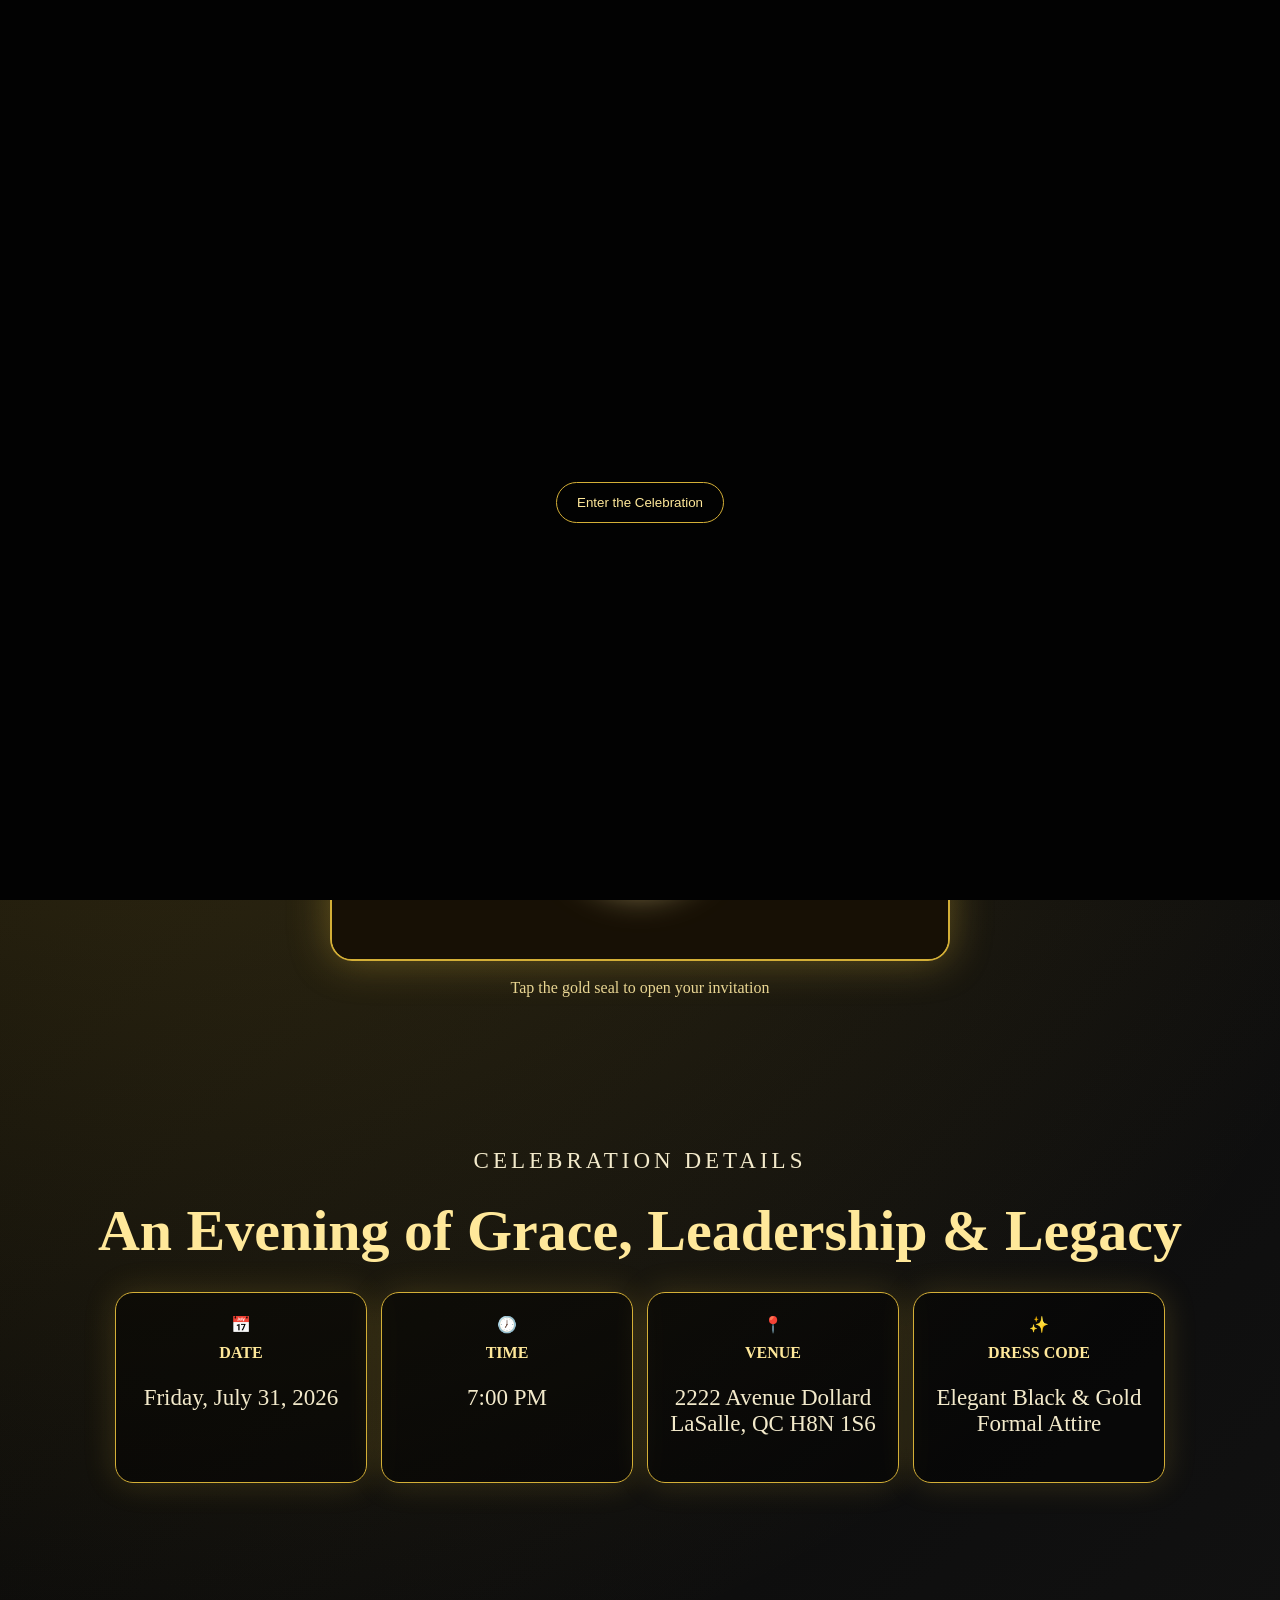
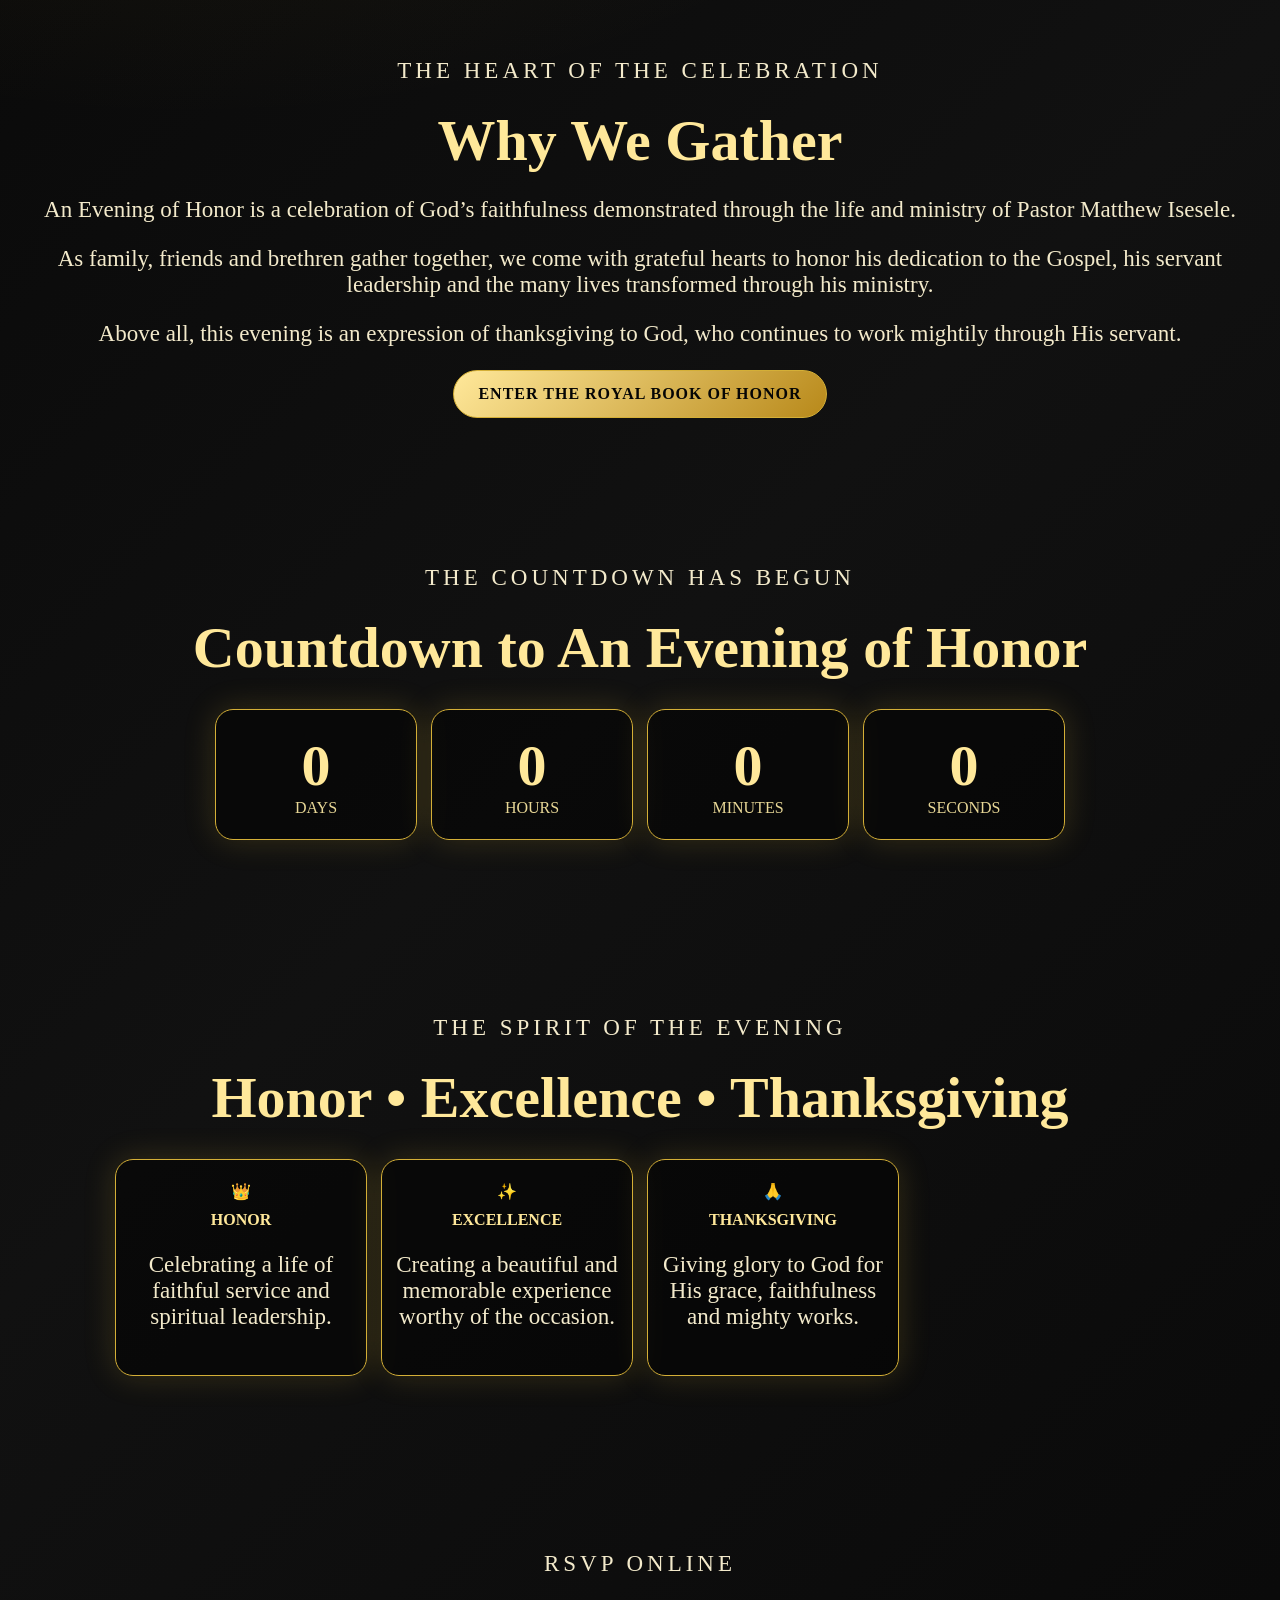
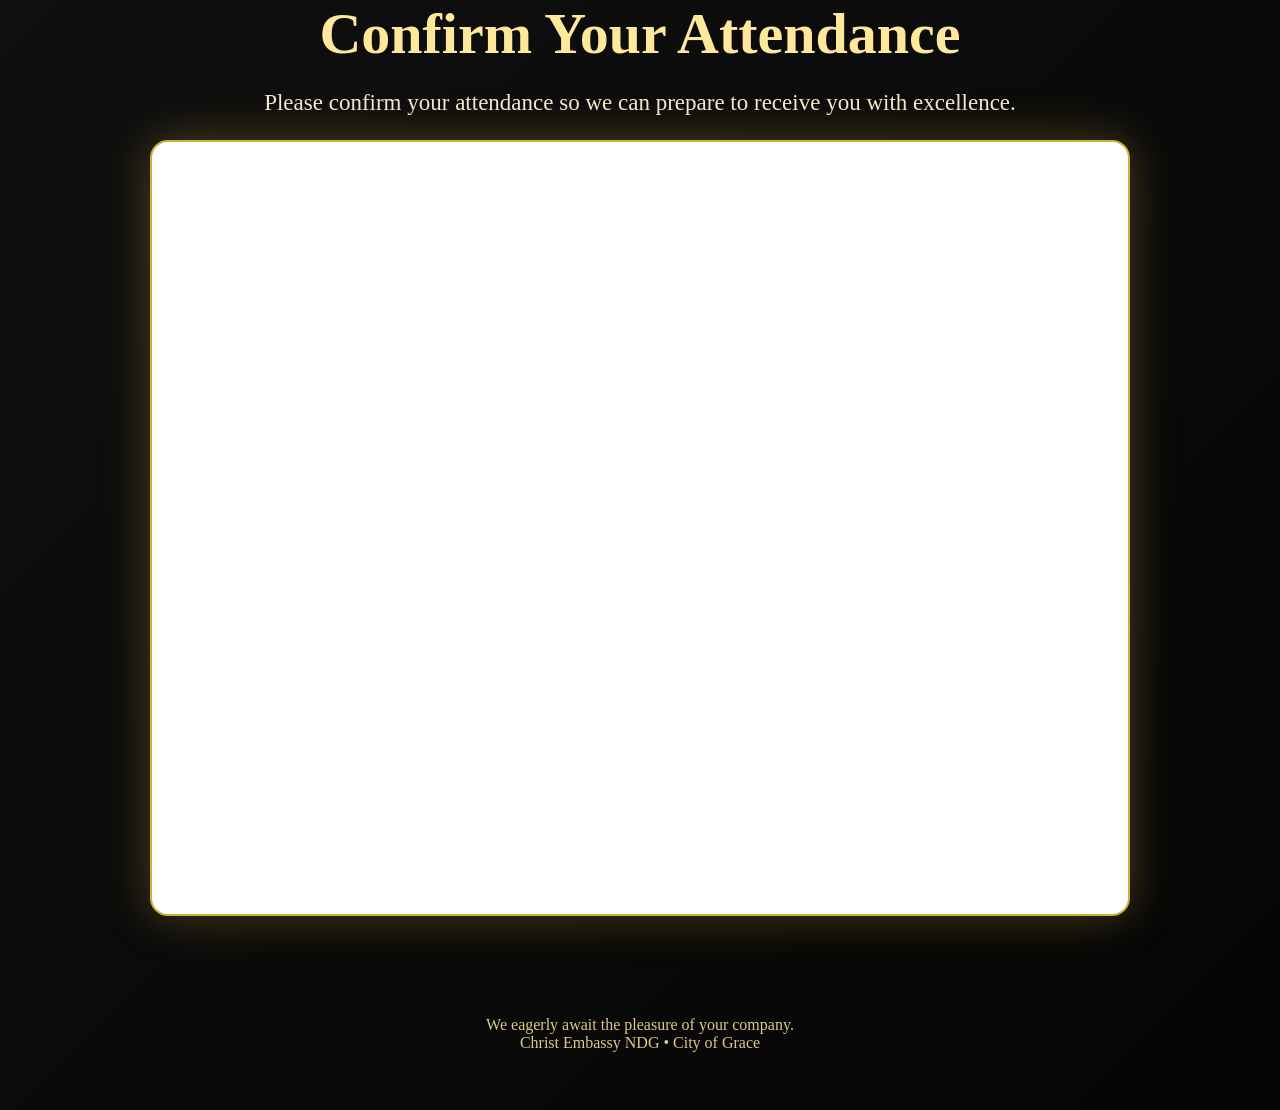
<file: index.html>
<!doctype html>
<html lang="en">
<head>
  <meta charset="utf-8">
  <meta name="viewport" content="width=device-width, initial-scale=1">

  <title>An Evening of Honor | Pastor Matthew Isesele</title>

  <meta
    name="description"
    content="An Evening of Honor celebrating Pastor Matthew Isesele—a celebration of grace, leadership and legacy. Friday, July 31, 2026."
  >

  <meta property="og:title" content="An Evening of Honor">
  <meta
    property="og:description"
    content="Celebrating Pastor Matthew Isesele • Friday, July 31, 2026 • Dress Code: Elegant Black & Gold."
  >
  <meta property="og:image" content="assets/invitation.jpg">

  <link rel="stylesheet" href="styles.css">
</head>

<body class="locked">

  <div class="gold-dust"></div>

  <audio id="music" loop preload="auto">
    <source src="assets/church-music.mp3" type="audio/mpeg">
  </audio>

  <!-- Opening Experience -->
  <div id="curtain" class="curtain">
    <div>
      <div class="line active">Some celebrations are attended...</div>
      <div class="line">Others are experienced.</div>
      <div class="line">Welcome to</div>
      <div class="line">An Evening of Honor</div>

      <button id="skipIntro">
        Enter the Celebration
      </button>
    </div>
  </div>

  <!-- Header -->
  <header>
    <div class="logo">PMI</div>

    <nav>
      <a href="#invite">Invitation</a>
      <a href="#details">Details</a>
      <a href="#honor">Our Purpose</a>
      <a href="#rsvp">RSVP</a>
      <a href="book-of-honor.html">Book of Honor</a>
    </nav>
  </header>

  <main>

    <!-- Hero Section -->
    <section class="hero" id="home">

      <div id="opening">

        <p class="eyebrow">
          Christ Embassy NDG • City of Grace Presents
        </p>

        <div class="royal-emblem" aria-hidden="true">
          👑
        </div>

        <h1>
          An Evening<br>
          of Honor
        </h1>

        <p class="honoring">Celebrating</p>

        <h2>Pastor Matthew Isesele</h2>

        <p class="tagline">
          A Celebration of Grace, Leadership & Legacy
        </p>

        <div class="dress-pill">
          Dress Code: Elegant Black & Gold
        </div>

        <div class="envelope" id="envelope">
          <div class="letter">RSVP Online</div>
          <div class="flap"></div>
          <div class="front"></div>

          <button id="seal" class="seal">
            👑
            <br>
            <span>Open Invitation</span>
          </button>
        </div>

        <p class="tap">
          Tap the gold seal to open your invitation
        </p>

      </div>

      <!-- Invitation Panel -->
      <div id="invite" class="invite-panel">

        <p class="eyebrow">
          You are cordially invited to
        </p>

        <h1>An Evening of Honor</h1>

        <p class="tagline">
          Celebrating Pastor Matthew Isesele
        </p>

        <div class="invitation-message">
          <p>
            Join us for a distinguished evening of thanksgiving,
            celebration and heartfelt honor as we recognize a remarkable
            servant of God.
          </p>

          <p>
            Together, we will celebrate Pastor Matthew Isesele’s life,
            leadership, unwavering commitment to the Gospel and the
            countless lives impacted through his ministry.
          </p>

          <blockquote>
            “Honour to whom honour is due.”
            <span>— Romans 13:7</span>
          </blockquote>
        </div>

        <div class="actions">

          <a class="btn gold" href="#rsvp">
            Confirm Your Attendance
          </a>

          <a class="btn" href="#details">
            View Event Details
          </a>

          <a
            class="btn"
            target="_blank"
            rel="noopener noreferrer"
            href="https://maps.google.com/?q=2222+Avenue+Dollard+LaSalle+QC+H8N+1S6"
          >
            Get Directions
          </a>

          <a
            class="btn"
            download="Pastor_Matthew_Birthday_Celebration.ics"
            href="Pastor_Matthew_Birthday_Celebration.ics"
          >
            Add to Calendar
          </a>

        </div>
      </div>

    </section>

    <!-- Event Details -->
    <section id="details" class="section reveal">

      <p class="eyebrow">Celebration Details</p>

      <h2>
        An Evening of Grace, Leadership & Legacy
      </h2>

      <div class="cards">

        <div>
          <span class="card-icon">📅</span>
          <strong>Date</strong>
          <p>Friday, July 31, 2026</p>
        </div>

        <div>
          <span class="card-icon">🕖</span>
          <strong>Time</strong>
          <p>7:00 PM</p>
        </div>

        <div>
          <span class="card-icon">📍</span>
          <strong>Venue</strong>
          <p>
            2222 Avenue Dollard
            <br>
            LaSalle, QC H8N 1S6
          </p>
        </div>

        <div>
          <span class="card-icon">✨</span>
          <strong>Dress Code</strong>
          <p>
            Elegant Black & Gold
            <br>
            Formal Attire
          </p>
        </div>

      </div>
    </section>

    <!-- Purpose of the Evening -->
    <section id="honor" class="section reveal honor-section">

      <p class="eyebrow">The Heart of the Celebration</p>

      <h2>Why We Gather</h2>

      <div class="honor-copy">

        <p>
          An Evening of Honor is a celebration of God’s faithfulness
          demonstrated through the life and ministry of Pastor Matthew
          Isesele.
        </p>

        <p>
          As family, friends and brethren gather together, we come with
          grateful hearts to honor his dedication to the Gospel, his
          servant leadership and the many lives transformed through his
          ministry.
        </p>

        <p>
          Above all, this evening is an expression of thanksgiving to God,
          who continues to work mightily through His servant.
        </p>

      </div>

      <a class="btn gold" href="book-of-honor.html">
        Enter the Royal Book of Honor
      </a>

    </section>

    <!-- Countdown -->
    <section class="section reveal">

      <p class="eyebrow">The Countdown Has Begun</p>

      <h2>Countdown to An Evening of Honor</h2>

      <div class="countdown">

        <div>
          <strong id="days">--</strong>
          <span>Days</span>
        </div>

        <div>
          <strong id="hours">--</strong>
          <span>Hours</span>
        </div>

        <div>
          <strong id="minutes">--</strong>
          <span>Minutes</span>
        </div>

        <div>
          <strong id="seconds">--</strong>
          <span>Seconds</span>
        </div>

      </div>
    </section>

    <!-- Celebration Values -->
    <section class="section reveal">

      <p class="eyebrow">The Spirit of the Evening</p>

      <h2>Honor • Excellence • Thanksgiving</h2>

      <div class="cards values">

        <div>
          <span class="card-icon">👑</span>
          <strong>Honor</strong>
          <p>
            Celebrating a life of faithful service and spiritual leadership.
          </p>
        </div>

        <div>
          <span class="card-icon">✨</span>
          <strong>Excellence</strong>
          <p>
            Creating a beautiful and memorable experience worthy of the occasion.
          </p>
        </div>

        <div>
          <span class="card-icon">🙏</span>
          <strong>Thanksgiving</strong>
          <p>
            Giving glory to God for His grace, faithfulness and mighty works.
          </p>
        </div>

      </div>
    </section>

    <!-- RSVP -->
    <section id="rsvp" class="section reveal">

      <p class="eyebrow">RSVP Online</p>

      <h2>Confirm Your Attendance</h2>

      <p>
        Please confirm your attendance so we can prepare to receive you
        with excellence.
      </p>

      <div class="rsvp">
        <iframe
          src="https://E69757DF6D6B1ED0.chmeetings.com/forms/962DEBAFF83F9015?isEmbed=true&bg=ffffff&p=15"
          title="An Evening of Honor RSVP Form"
          loading="lazy"
        ></iframe>
      </div>

    </section>

  </main>

  <footer>
    We eagerly await the pleasure of your company.
    <br>
    Christ Embassy NDG • City of Grace
  </footer>

  <button id="musicBtn" class="music">
    Music: On
  </button>

  <script src="script.js"></script>

</body>
</html>
</body></html>
</file>
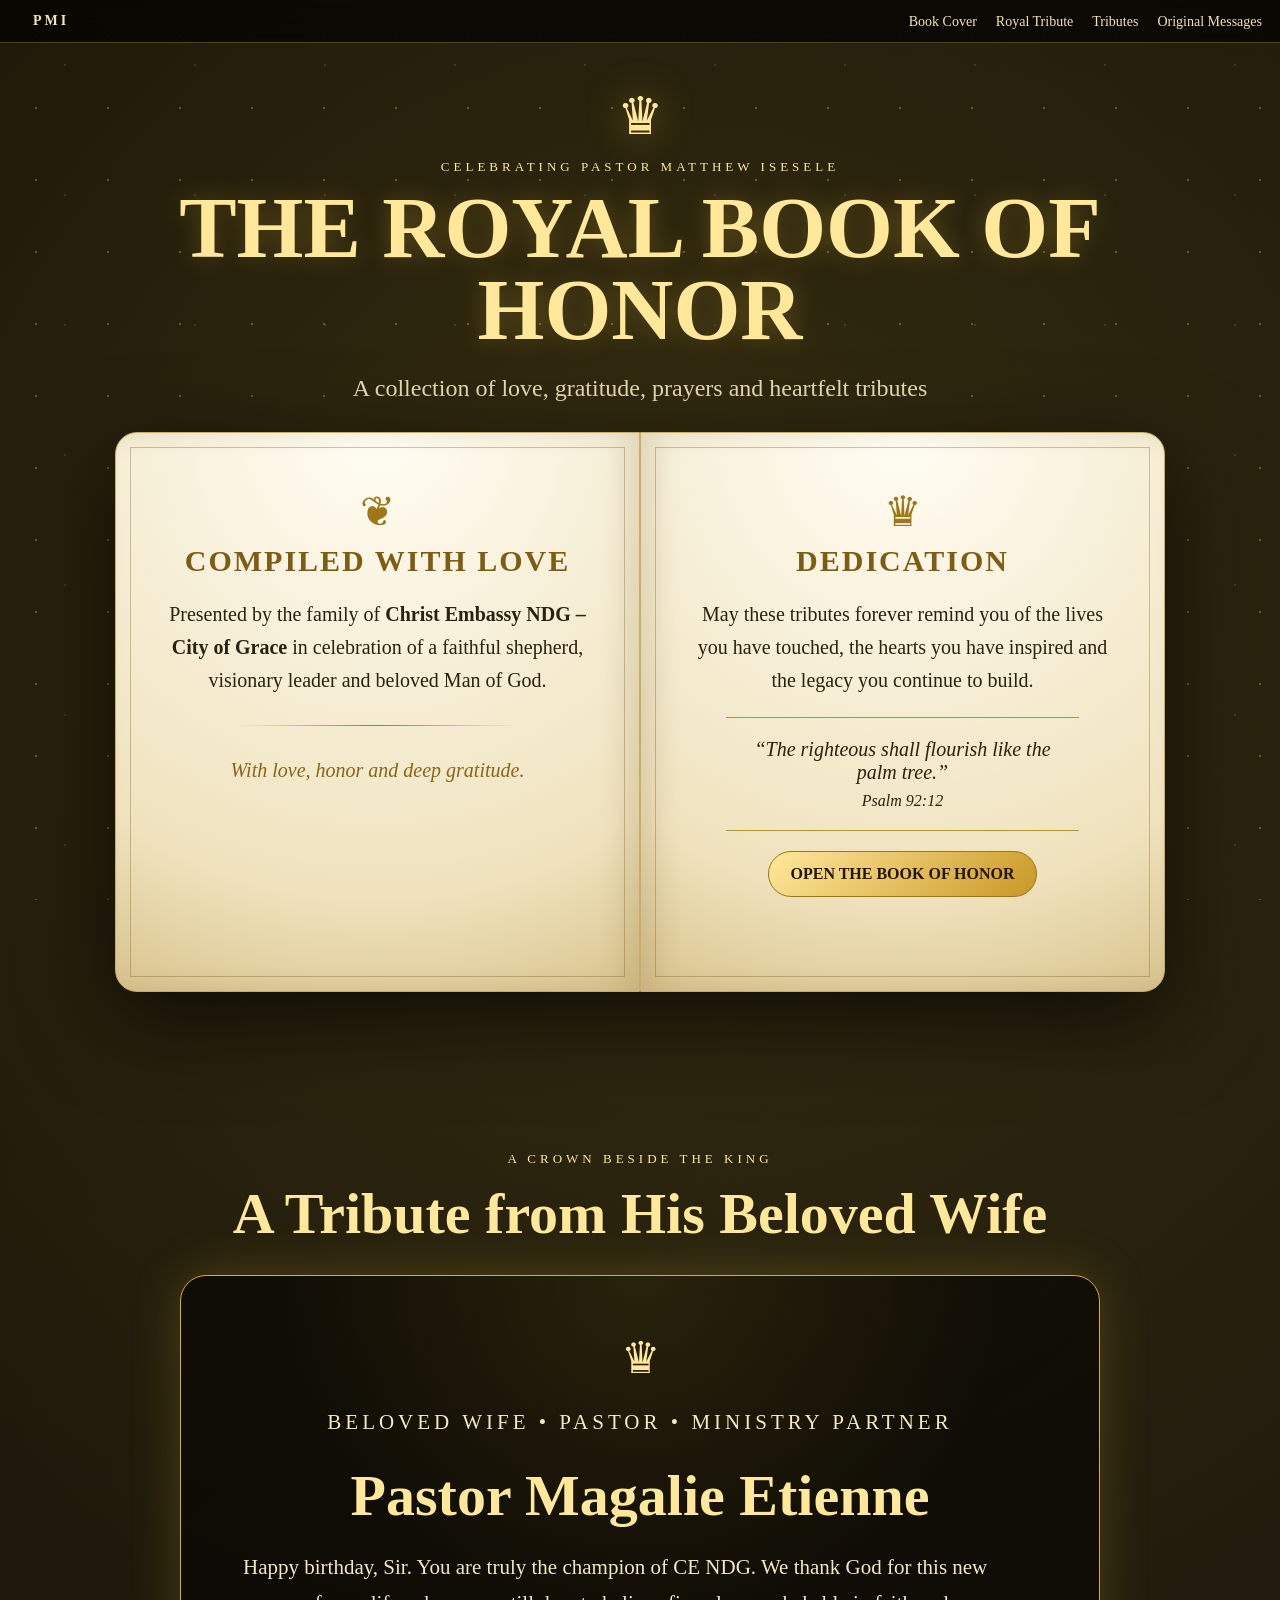
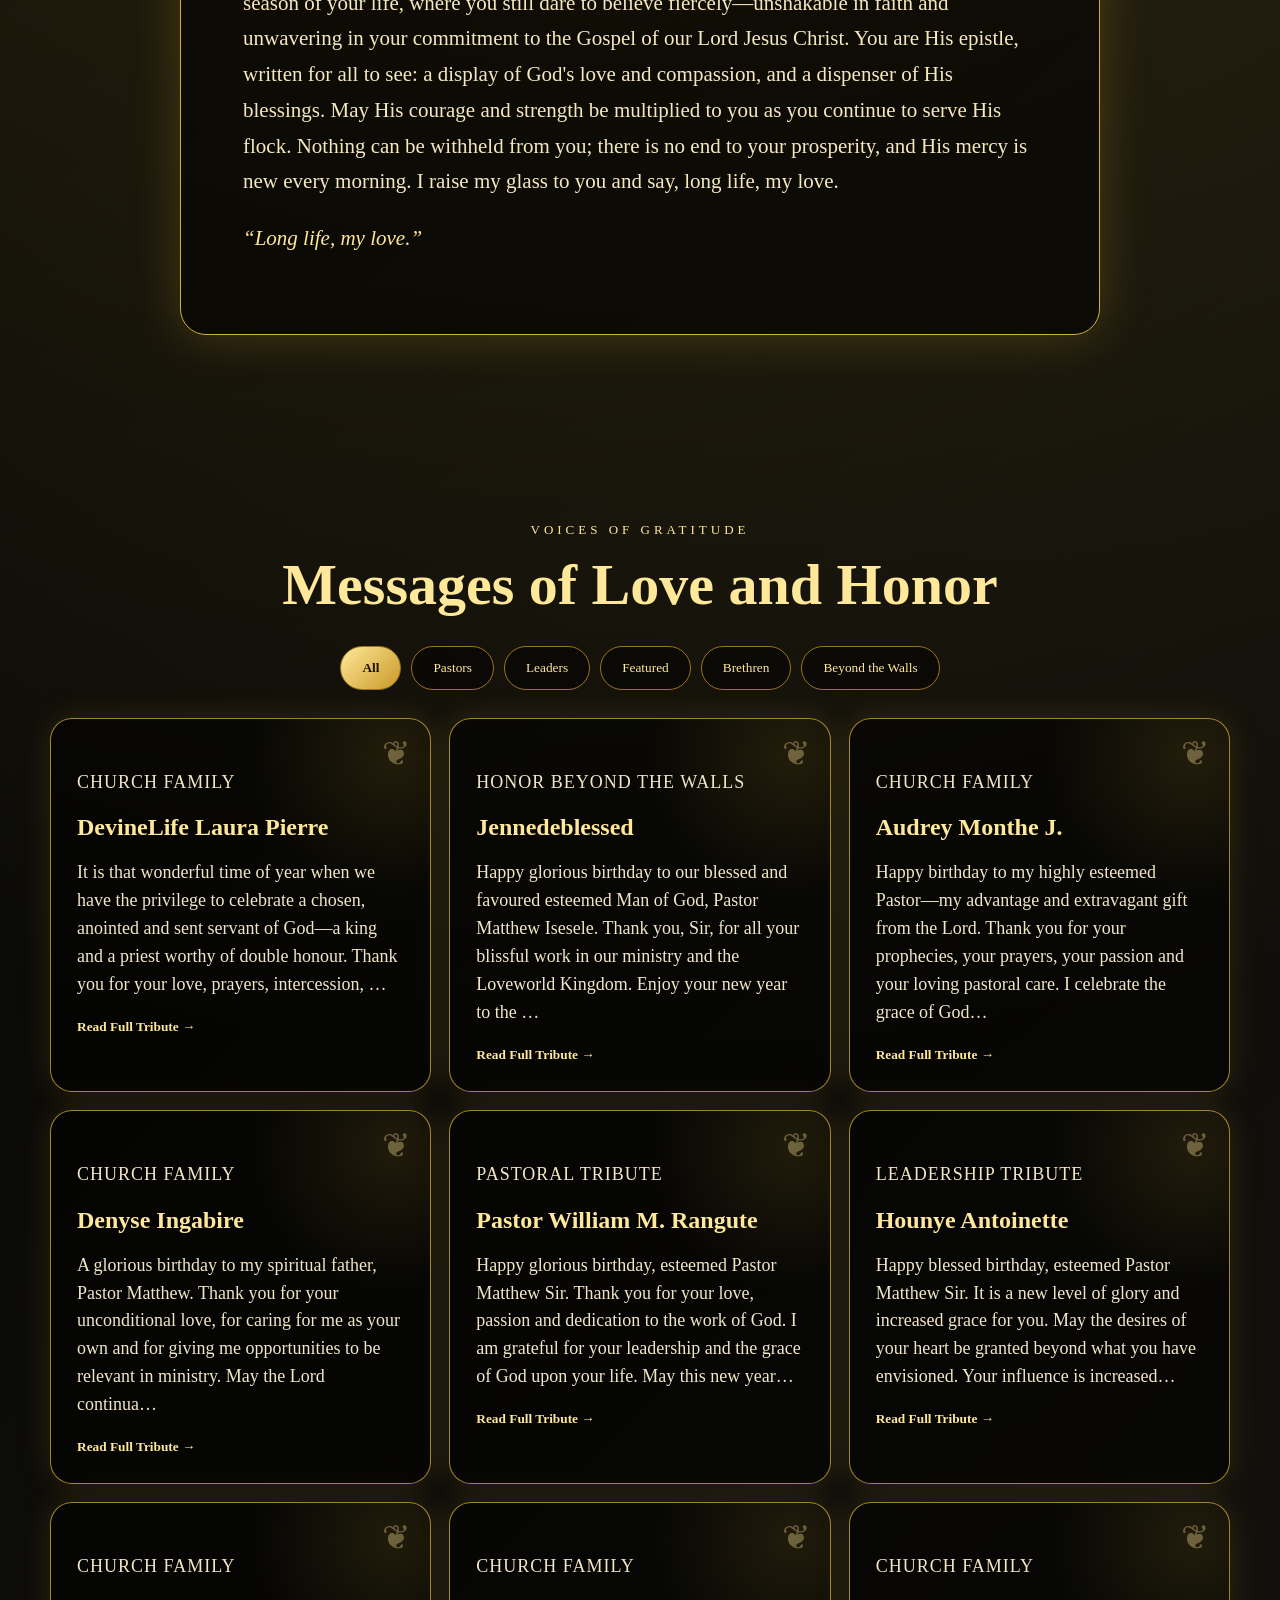
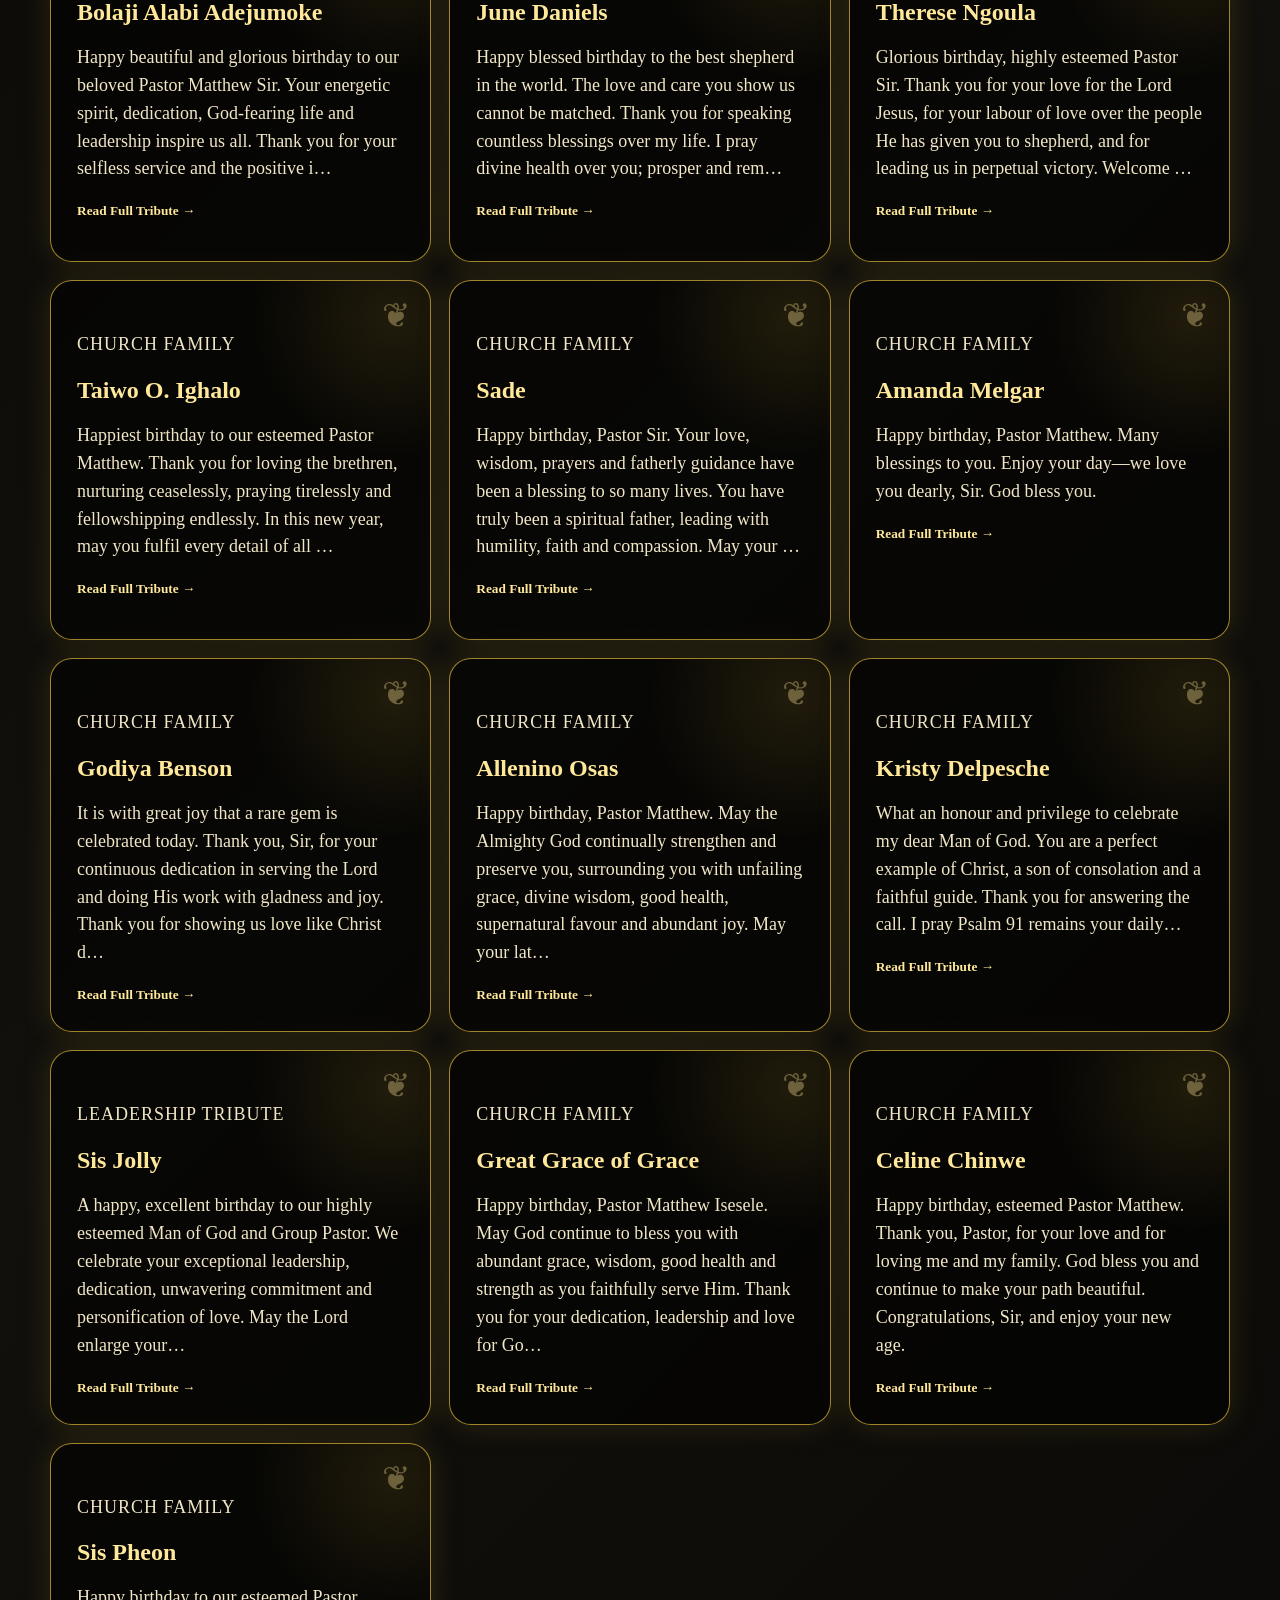
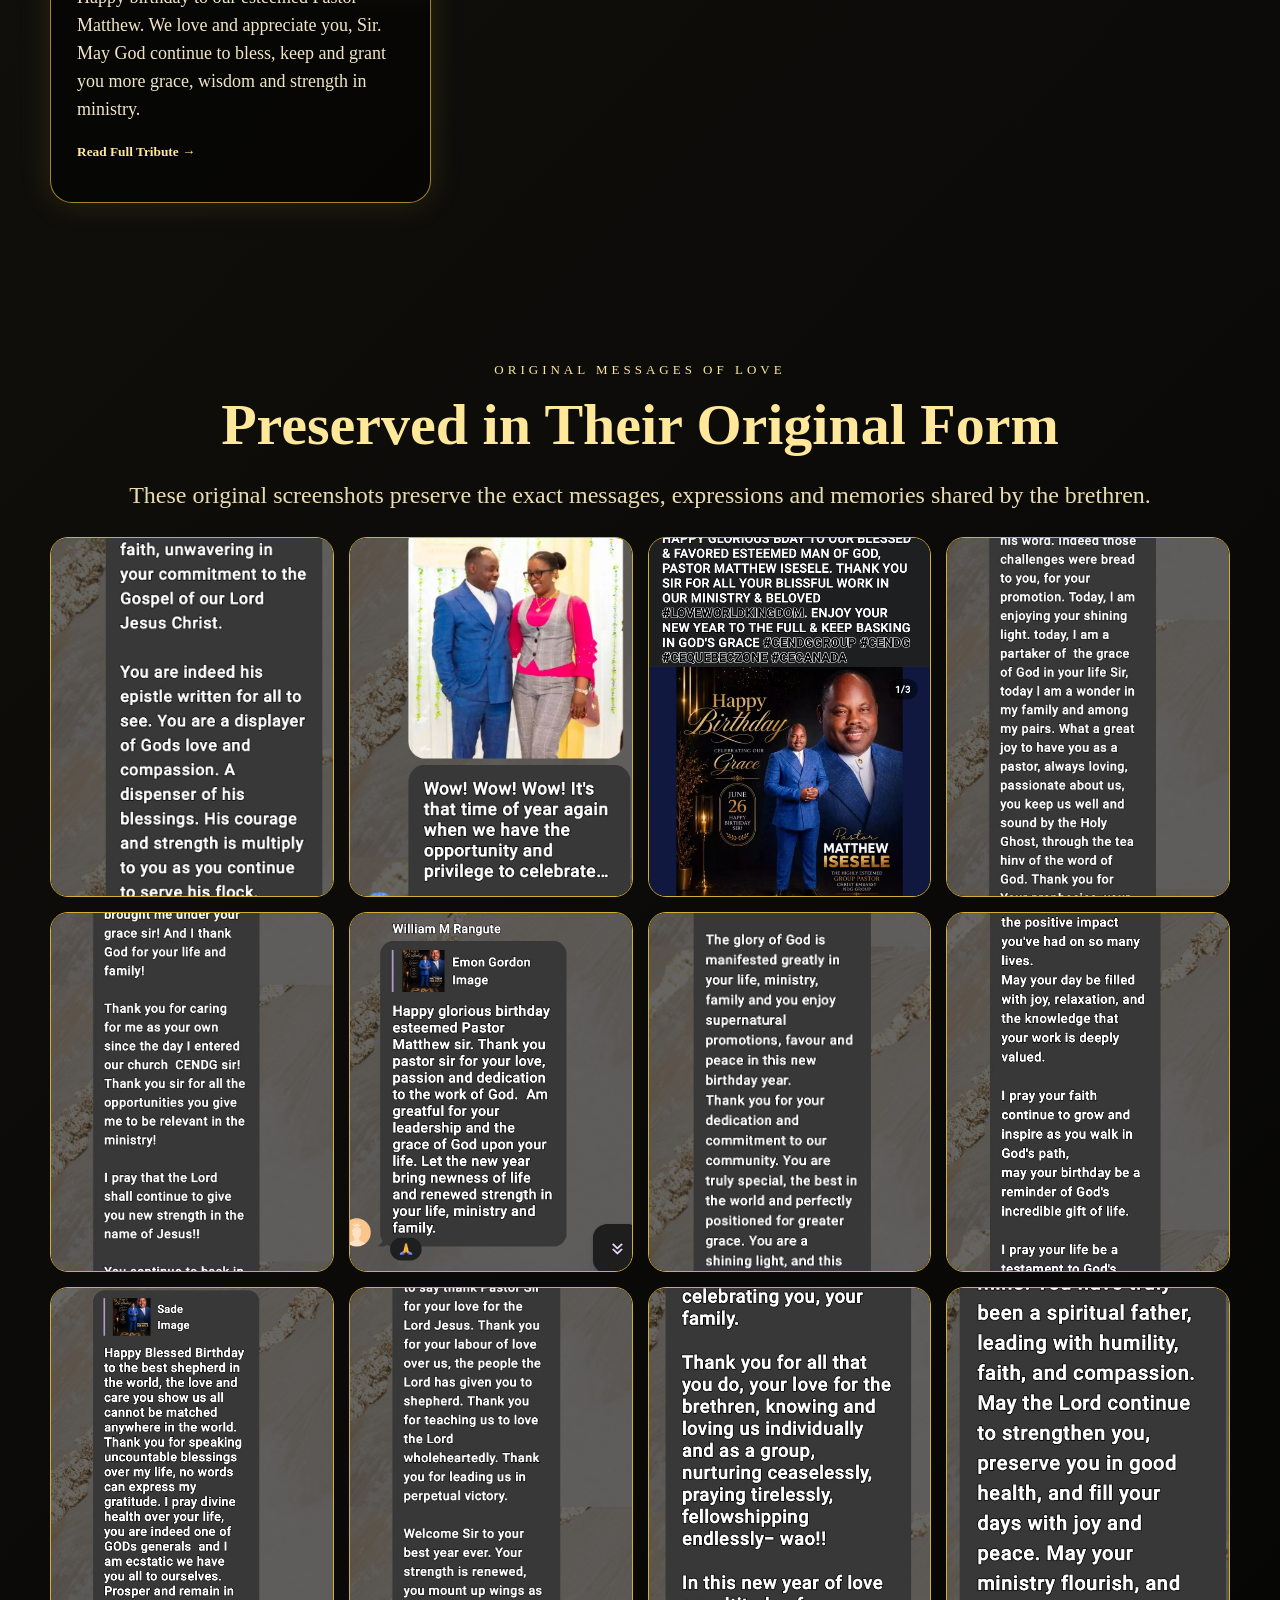
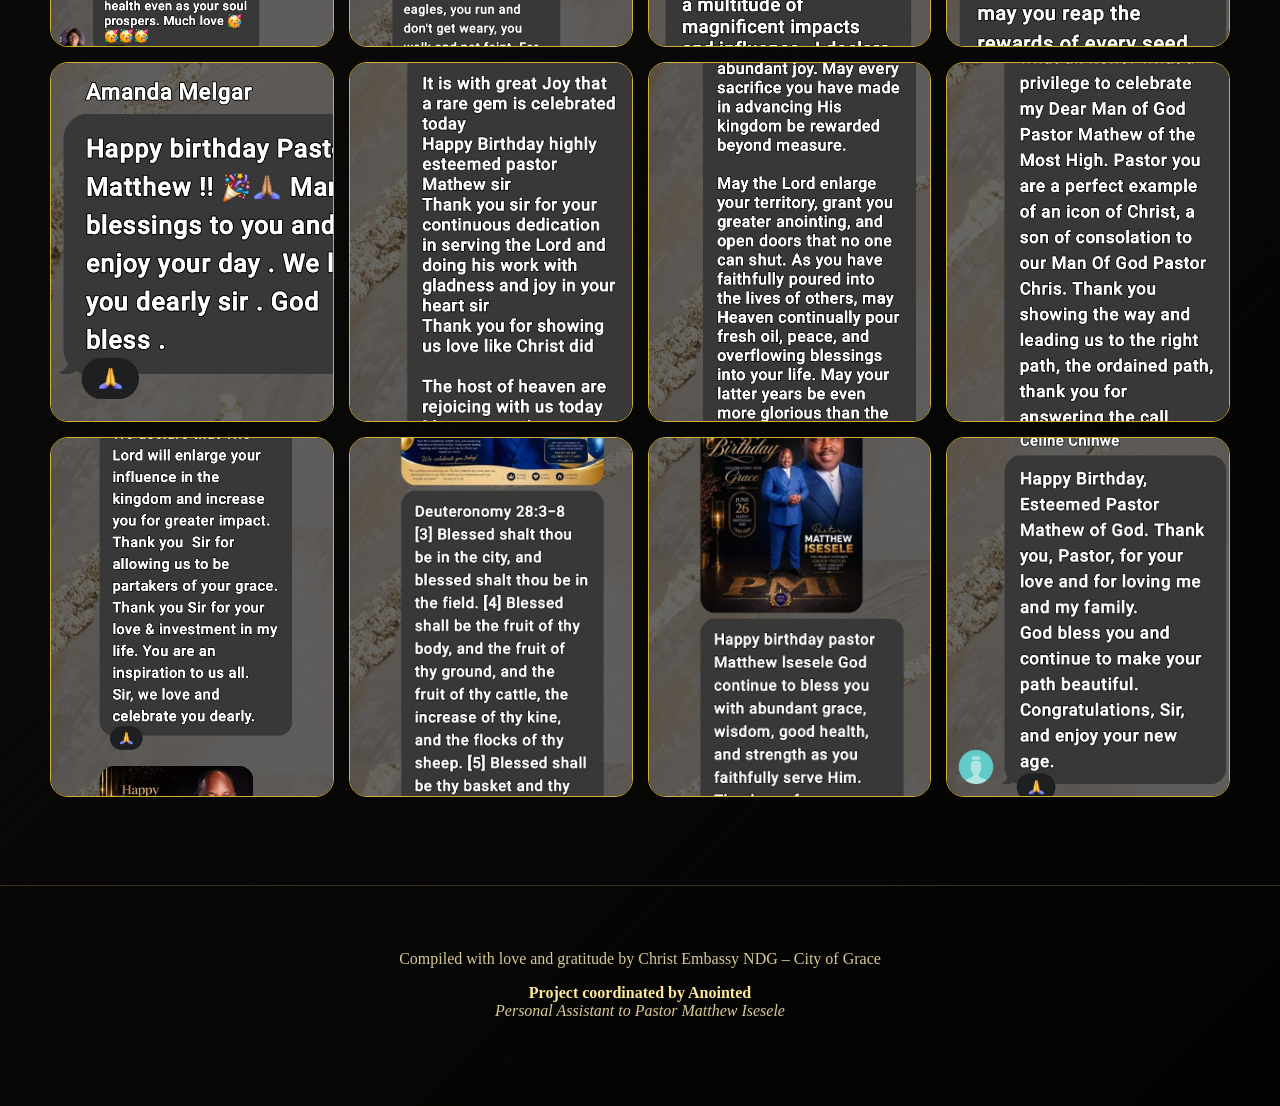
<file: book-of-honor.html>
<!doctype html>
<html lang="en">
<head>
<meta charset="utf-8">
<meta name="viewport" content="width=device-width,initial-scale=1">
<title>The Royal Book of Honor | Pastor Matthew Isesele</title>
<meta name="description" content="A collection of heartfelt tributes celebrating Pastor Matthew Isesele.">
<link rel="stylesheet" href="book.css">
</head>
<body>
<div class="dust"></div>

<header class="book-nav">
  <a class="brand" href="#cover">PMI</a>
  <nav>
    <a href="#cover">Book Cover</a>
    <a href="#wife">Royal Tribute</a>
    <a href="#tributes">Tributes</a>
    <a href="#originals">Original Messages</a>
  </nav>
</header>

<main>
<section id="cover" class="cover-section">
  <div class="cover-card">
    <div class="crown">♛</div>
    <p class="eyebrow">Celebrating Pastor Matthew Isesele</p>
    <h1>The Royal Book of Honor</h1>
    <p class="subtitle">A collection of love, gratitude, prayers and heartfelt tributes</p>

    <div class="book" id="book">
      <div class="page left-page">
        <div class="ornament">❦</div>
        <h2>Compiled With Love</h2>
        <p>
          Presented by the family of <strong>Christ Embassy NDG – City of Grace</strong>
          in celebration of a faithful shepherd, visionary leader and beloved Man of God.
        </p>
        <div class="line"></div>
        <p class="script">With love, honor and deep gratitude.</p>
      </div>
      <div class="page right-page">
        <div class="ornament">♛</div>
        <h2>Dedication</h2>
        <p>
          May these tributes forever remind you of the lives you have touched,
          the hearts you have inspired and the legacy you continue to build.
        </p>
        <blockquote>“The righteous shall flourish like the palm tree.”<span>Psalm 92:12</span></blockquote>
        <a id="openBook" href="#wife">Open the Book of Honor</a>
      </div>
    </div>
  </div>
</section>

<section id="wife" class="section royal-feature hidden">
  <p class="eyebrow">A Crown Beside the King</p>
  <h2>A Tribute from His Beloved Wife</h2>
  <div id="wifeFeature"></div>
</section>

<section id="tributes" class="section hidden">
  <p class="eyebrow">Voices of Gratitude</p>
  <h2>Messages of Love and Honor</h2>

  <div class="filters">
    <button class="filter active" data-filter="all">All</button>
    <button class="filter" data-filter="pastors">Pastors</button>
    <button class="filter" data-filter="leaders">Leaders</button>
    <button class="filter" data-filter="featured">Featured</button>
    <button class="filter" data-filter="brethren">Brethren</button>
    <button class="filter" data-filter="social">Beyond the Walls</button>
  </div>

  <div id="tributeGrid" class="tribute-grid"></div>
</section>

<section id="originals" class="section hidden">
  <p class="eyebrow">Original Messages of Love</p>
  <h2>Preserved in Their Original Form</h2>
  <p class="intro">These original screenshots preserve the exact messages, expressions and memories shared by the brethren.</p>
  <div id="originalGrid" class="original-grid"></div>
</section>
<section class="coordinator-credit">
      <p>Compiled with love and gratitude by Christ Embassy NDG – City of Grace</p>
      <p><strong>Project coordinated by Anointed</strong><br>
      <span>Personal Assistant to Pastor Matthew Isesele</span></p>
    </section>
</main>

<div class="modal" id="modal" aria-hidden="true">
  <button class="close" id="closeModal">×</button>
  <div class="modal-inner">
    <img id="modalImage" alt="">
    <div>
      <p class="eyebrow" id="modalRole"></p>
      <h2 id="modalName"></h2>
      <p id="modalMessage"></p>
    </div>
  </div>
</div>

<script src="tributes.js"></script>
<script src="book.js"></script>
</body>
</html>
</file>
<file: styles.css>
*{box-sizing:border-box}html{scroll-behavior:smooth}:root{--gold:#d4af37;--bright:#ffe89a;--cream:#fff8ec}body{margin:0;background:radial-gradient(circle at 15% 10%,rgba(212,175,55,.24),transparent 32%),linear-gradient(135deg,#020202,#111 52%,#050505);color:var(--cream);font-family:Georgia,'Times New Roman',serif;overflow-x:hidden;text-align:center}body.locked{overflow:hidden}.gold-dust{position:fixed;inset:0;pointer-events:none;opacity:.35;background-image:radial-gradient(circle,rgba(255,232,154,.9) 1px,transparent 1px),radial-gradient(circle,rgba(255,255,255,.4) 1px,transparent 1px);background-size:72px 72px,130px 130px;animation:dust 20s linear infinite}@keyframes dust{to{transform:translateY(-160px)}}.curtain{position:fixed;inset:0;background:#020202;z-index:20;display:flex;align-items:center;justify-content:center;transition:opacity 1s,visibility 1s}.curtain.hide{opacity:0;visibility:hidden}.line{display:none;color:var(--bright);font-size:clamp(28px,6vw,64px);animation:fadeword 2s both}.line.active{display:block}@keyframes fadeword{0%{opacity:0;transform:translateY(18px)}20%,75%{opacity:1;transform:none}100%{opacity:0;transform:translateY(-18px)}}#skipIntro{margin-top:30px;background:transparent;color:var(--bright);border:1px solid var(--gold);padding:12px 20px;border-radius:999px}header{position:fixed;z-index:10;top:0;left:0;right:0;display:flex;justify-content:space-between;align-items:center;padding:12px 20px;background:rgba(0,0,0,.5);border-bottom:1px solid rgba(212,175,55,.3);backdrop-filter:blur(8px)}.logo{color:var(--bright);font-weight:bold;letter-spacing:3px}nav a{color:#f7e7b6;text-decoration:none;margin-left:16px;font-size:14px}.hero{min-height:100vh;display:flex;align-items:center;justify-content:center;padding:86px 14px 50px;position:relative;z-index:1}.eyebrow{text-transform:uppercase;letter-spacing:4px;color:var(--bright);font-size:14px}.mask{width:min(310px,70vw);height:205px;object-fit:cover;border:1px solid var(--gold);border-radius:50%;filter:drop-shadow(0 0 34px rgba(212,175,55,.45));animation:float 5s ease-in-out infinite}@keyframes float{50%{transform:translateY(-10px)}}h1{color:var(--bright);font-size:clamp(42px,8vw,92px);line-height:.95;margin:10px 0;text-transform:uppercase;text-shadow:0 0 24px rgba(212,175,55,.25)}h2{font-size:clamp(34px,5vw,58px);color:var(--bright);margin:10px 0}.honoring{text-transform:uppercase;letter-spacing:3px;color:#f7e7b6}.tagline,.section p{font-size:clamp(18px,3vw,23px);color:#f3eacb}.dress-pill{display:inline-block;margin:12px auto;padding:12px 20px;border:1px solid var(--gold);border-radius:999px;background:rgba(0,0,0,.45);color:var(--bright)}.envelope{position:relative;width:min(620px,94vw);height:340px;margin:30px auto 18px;border:2px solid var(--gold);border-radius:22px;background:linear-gradient(145deg,#080808,#1b1405);box-shadow:0 0 40px rgba(212,175,55,.38);overflow:hidden}.envelope:before{content:'PMI';position:absolute;left:50%;top:22%;transform:translateX(-50%);font-size:78px;color:rgba(255,232,154,.18);letter-spacing:9px}.flap{position:absolute;inset:0;clip-path:polygon(0 0,100% 0,50% 63%);background:#080808;border-bottom:2px solid var(--gold);transform-origin:top;transition:1.2s;z-index:3}.front{position:absolute;inset:0;clip-path:polygon(0 42%,50% 80%,100% 42%,100% 100%,0 100%);background:#171005;z-index:2}.letter{position:absolute;left:50%;top:45%;transform:translate(-50%,-50%) translateY(70px);width:74%;height:68%;border:2px solid var(--gold);display:flex;align-items:center;justify-content:center;color:var(--bright);letter-spacing:4px;text-transform:uppercase;background:#090909;transition:1.25s}.seal{position:absolute;left:50%;top:56%;transform:translate(-50%,-50%);z-index:4;width:154px;height:154px;border-radius:50%;border:3px solid var(--bright);background:radial-gradient(circle,#fff2ac,#d4af37 44%,#73500d);font-family:Georgia,serif;font-weight:bold;color:#050505;box-shadow:0 0 38px rgba(255,232,154,.78);cursor:pointer}.seal span{font-size:13px}.envelope.opened .flap{transform:rotateX(180deg)}.envelope.opened .letter{transform:translate(-50%,-50%) translateY(-120px)}.envelope.opened .seal{display:none}.tap{color:#ead796}.invite-panel{display:none;opacity:0;transform:translateY(28px);transition:1s;max-width:1200px;width:100%}.invite-panel.show{display:block;opacity:1;transform:none}.invitation{width:100%;max-width:1120px;border:2px solid var(--gold);border-radius:24px;box-shadow:0 0 52px rgba(212,175,55,.34);display:block;margin:24px auto}.actions{display:flex;gap:12px;flex-wrap:wrap;justify-content:center}.btn{display:inline-block;padding:14px 24px;border-radius:999px;border:1px solid var(--gold);color:var(--bright);background:rgba(0,0,0,.5);text-decoration:none;text-transform:uppercase;letter-spacing:1px}.btn.gold{background:linear-gradient(135deg,#ffe89a,#b8891a);color:#050505;font-weight:bold}.section{position:relative;z-index:1;padding:62px 14px}.cards,.countdown,.gallery{display:grid;gap:14px;max-width:1050px;margin:28px auto}.cards{grid-template-columns:repeat(4,1fr)}.countdown{grid-template-columns:repeat(4,1fr);max-width:850px}.gallery{grid-template-columns:repeat(3,1fr);max-width:980px}.cards div,.countdown div{border:1px solid var(--gold);border-radius:18px;padding:22px 12px;background:rgba(0,0,0,.45);box-shadow:0 0 32px rgba(212,175,55,.2)}.cards strong{display:block;color:var(--bright);text-transform:uppercase;margin:10px}.countdown strong{display:block;color:var(--bright);font-size:clamp(34px,6vw,58px)}.countdown span{text-transform:uppercase;color:#e8d796}.gallery img{width:100%;height:260px;object-fit:cover;border:2px solid var(--gold);border-radius:22px;box-shadow:0 0 36px rgba(212,175,55,.28)}.rsvp{max-width:980px;margin:24px auto 0;background:#fff;border:2px solid var(--gold);border-radius:18px;overflow:hidden;box-shadow:0 0 46px rgba(212,175,55,.32)}iframe{width:100%;min-height:768px;max-height:82vh;border:0}footer{position:relative;z-index:1;padding:38px 12px 58px;color:#dec98a}.music{position:fixed;right:14px;bottom:14px;z-index:15;border:1px solid var(--gold);background:rgba(0,0,0,.75);color:var(--bright);border-radius:999px;padding:10px 14px}.reveal{opacity:0;transform:translateY(28px);transition:.9s}.reveal.visible{opacity:1;transform:none}@media(max-width:820px){nav{display:none}.cards,.gallery{grid-template-columns:1fr}.countdown{grid-template-columns:repeat(2,1fr)}.envelope{height:290px}.seal{width:126px;height:126px}.gallery img{height:220px}.dress-pill{border-radius:18px;font-size:15px}}
</file>
<file: book.css>
*{box-sizing:border-box}
:root{--gold:#d4af37;--bright:#ffe89a;--cream:#fff5dc;--ink:#2a210f;--black:#050505}
html{scroll-behavior:smooth}
body{
  margin:0;color:var(--cream);font-family:Georgia,'Times New Roman',serif;
  background:radial-gradient(circle at 50% 8%,rgba(212,175,55,.23),transparent 30%),linear-gradient(135deg,#020202,#11100c 50%,#030303);
}
.dust{position:fixed;inset:0;pointer-events:none;opacity:.34;background-image:radial-gradient(circle,rgba(255,232,154,.8) 1px,transparent 1px),radial-gradient(circle,rgba(255,255,255,.3) 1px,transparent 1px);background-size:72px 72px,130px 130px;animation:dust 20s linear infinite}
@keyframes dust{to{transform:translateY(-160px)}}
.book-nav{position:fixed;z-index:10;top:0;left:0;right:0;display:flex;justify-content:space-between;align-items:center;padding:12px 18px;background:rgba(0,0,0,.7);border-bottom:1px solid rgba(212,175,55,.35);backdrop-filter:blur(10px)}
.brand{color:var(--bright);font-weight:bold;text-decoration:none;letter-spacing:3px}
.book-nav a{color:#f5e4b3;text-decoration:none;margin-left:15px;font-size:14px}
.cover-section,.section{position:relative;z-index:1;padding:86px 18px 60px;text-align:center}
.cover-section{min-height:100vh;display:grid;place-items:center}
.cover-card{max-width:1180px;width:100%}
.crown{font-size:52px;color:var(--bright);filter:drop-shadow(0 0 18px rgba(212,175,55,.5))}
.eyebrow{text-transform:uppercase;letter-spacing:4px;color:var(--bright);font-size:13px}
h1{font-size:clamp(44px,7vw,86px);line-height:.95;text-transform:uppercase;color:var(--bright);margin:8px 0;text-shadow:0 0 24px rgba(212,175,55,.3)}
h2{font-size:clamp(32px,5vw,58px);color:var(--bright);margin:8px 0 18px}
.subtitle,.intro{font-size:clamp(18px,2.7vw,24px);color:#eadcb1}
.book{width:min(1050px,96vw);margin:30px auto 0;display:grid;grid-template-columns:1fr 1fr;filter:drop-shadow(0 26px 45px rgba(0,0,0,.65));perspective:1800px}
.page{min-height:560px;padding:54px 45px;background:radial-gradient(circle at top,#fffdf4,#efe2bd 75%,#d8c38d);color:var(--ink);border:1px solid #c9ad62;position:relative}
.page:before{content:"";position:absolute;inset:14px;border:1px solid rgba(125,88,15,.35)}
.left-page{border-radius:22px 0 0 22px;box-shadow:inset -16px 0 26px rgba(91,57,7,.12)}
.right-page{border-radius:0 22px 22px 0;box-shadow:inset 16px 0 26px rgba(91,57,7,.12)}
.ornament{font-size:42px;color:#9f7618}.page h2{color:#7d5c14;font-size:30px;letter-spacing:2px;text-transform:uppercase}.page p{font-size:20px;line-height:1.65}.line{height:1px;width:65%;margin:28px auto;background:linear-gradient(90deg,transparent,#a97b18,transparent)}.script{font-style:italic;color:#8a6518}.page blockquote{border-top:1px solid #b89136;border-bottom:1px solid #b89136;padding:20px 8px;font-style:italic;font-size:20px}.page blockquote span{display:block;font-size:16px;margin-top:8px}
button{font-family:inherit}
#openBook,.filter{border:1px solid #9b741b;border-radius:999px;padding:13px 21px;cursor:pointer}
#openBook{display:inline-block;background:linear-gradient(135deg,#ffe89a,#c99826);color:#211500;font-weight:bold;text-transform:uppercase;text-decoration:none}
.book.opening .right-page{animation:pageLift 1.15s ease both}
@keyframes pageLift{45%{transform:rotateY(-18deg);transform-origin:left}}
.hidden{opacity:0;transform:translateY(28px);transition:.9s}.hidden.visible{opacity:1;transform:none}
.royal-card{max-width:920px;margin:28px auto;border:1px solid var(--gold);border-radius:26px;overflow:hidden;background:radial-gradient(circle at top,rgba(212,175,55,.12),transparent 45%),rgba(0,0,0,.56);box-shadow:0 0 50px rgba(212,175,55,.24);text-align:left;position:relative}
.royal-card img{display:none}
.royal-copy{padding:56px 62px}.royal-copy p{font-size:21px;line-height:1.7;color:#f5e8c1}.royal-copy .signature{color:var(--bright);font-style:italic}
.filters{display:flex;flex-wrap:wrap;gap:10px;justify-content:center;margin:28px 0}
.filter{background:rgba(0,0,0,.48);color:var(--bright)}.filter.active{background:linear-gradient(135deg,#ffe89a,#c99826);color:#1c1200;font-weight:bold}
.tribute-grid{display:grid;grid-template-columns:repeat(3,1fr);gap:18px;max-width:1180px;margin:0 auto}
.tribute-card{border:1px solid rgba(212,175,55,.75);border-radius:22px;overflow:hidden;background:rgba(0,0,0,.5);text-align:left;box-shadow:0 0 32px rgba(212,175,55,.15);transition:.3s}
.tribute-card:hover{transform:translateY(-6px);box-shadow:0 0 42px rgba(212,175,55,.27)}
.tribute-card img{display:none}.tribute-content{padding:20px}.tribute-content h3{color:var(--bright);font-size:24px;margin:0 0 5px}.role{color:#cdbb83;text-transform:uppercase;letter-spacing:1px;font-size:12px}.tribute-content p{color:#f1e6c6;line-height:1.55}.read-more{border:0;background:transparent;color:var(--bright);padding:0;cursor:pointer;font-weight:bold}
.original-grid{display:grid;grid-template-columns:repeat(4,1fr);gap:15px;max-width:1180px;margin:28px auto}.original-grid img{width:100%;height:360px;object-fit:cover;border:1px solid var(--gold);border-radius:18px;cursor:pointer;transition:.3s}.original-grid img:hover{transform:scale(1.02)}
.modal{position:fixed;inset:0;z-index:30;background:rgba(0,0,0,.94);display:none;align-items:center;justify-content:center;padding:30px}.modal.show{display:flex}.modal-inner{max-width:1100px;max-height:90vh;overflow:auto;display:grid;grid-template-columns:1fr 1fr;gap:28px;align-items:start}.modal img{width:100%;border:1px solid var(--gold);border-radius:18px}.modal p{font-size:20px;line-height:1.65}.close{position:absolute;right:22px;top:16px;border:0;background:transparent;color:#fff;font-size:44px;cursor:pointer}
@media(max-width:850px){
  .book-nav nav{display:none}.book{grid-template-columns:1fr}.left-page{border-radius:22px 22px 0 0}.right-page{border-radius:0 0 22px 22px}.page{min-height:auto;padding:40px 26px}
  .royal-card,.modal-inner{grid-template-columns:1fr}.tribute-grid{grid-template-columns:1fr}.original-grid{grid-template-columns:repeat(2,1fr)}.royal-copy{padding:26px}
}

.tribute-card{
  position:relative;
  min-height:360px;
  background:
    radial-gradient(circle at 90% 10%,rgba(212,175,55,.13),transparent 30%),
    rgba(0,0,0,.56);
}
.tribute-card:before{
  content:"❦";
  position:absolute;
  right:20px;
  top:14px;
  color:rgba(255,232,154,.35);
  font-size:34px;
}
.tribute-content{padding:32px 26px 28px}
.tribute-content p{font-size:18px}
.royal-copy:before{
  content:"♛";
  display:block;
  color:var(--bright);
  font-size:44px;
  margin-bottom:8px;
  text-align:center;
}
.royal-copy h2{text-align:center}
.royal-copy .eyebrow{text-align:center}
.coordinator-credit{
  position:relative;
  z-index:1;
  text-align:center;
  padding:48px 18px 70px;
  color:#d9c995;
  border-top:1px solid rgba(212,175,55,.25);
}
.coordinator-credit strong{color:var(--bright)}
.coordinator-credit span{font-style:italic}
@media(max-width:850px){
  .royal-copy{padding:36px 26px}
}
</file>
